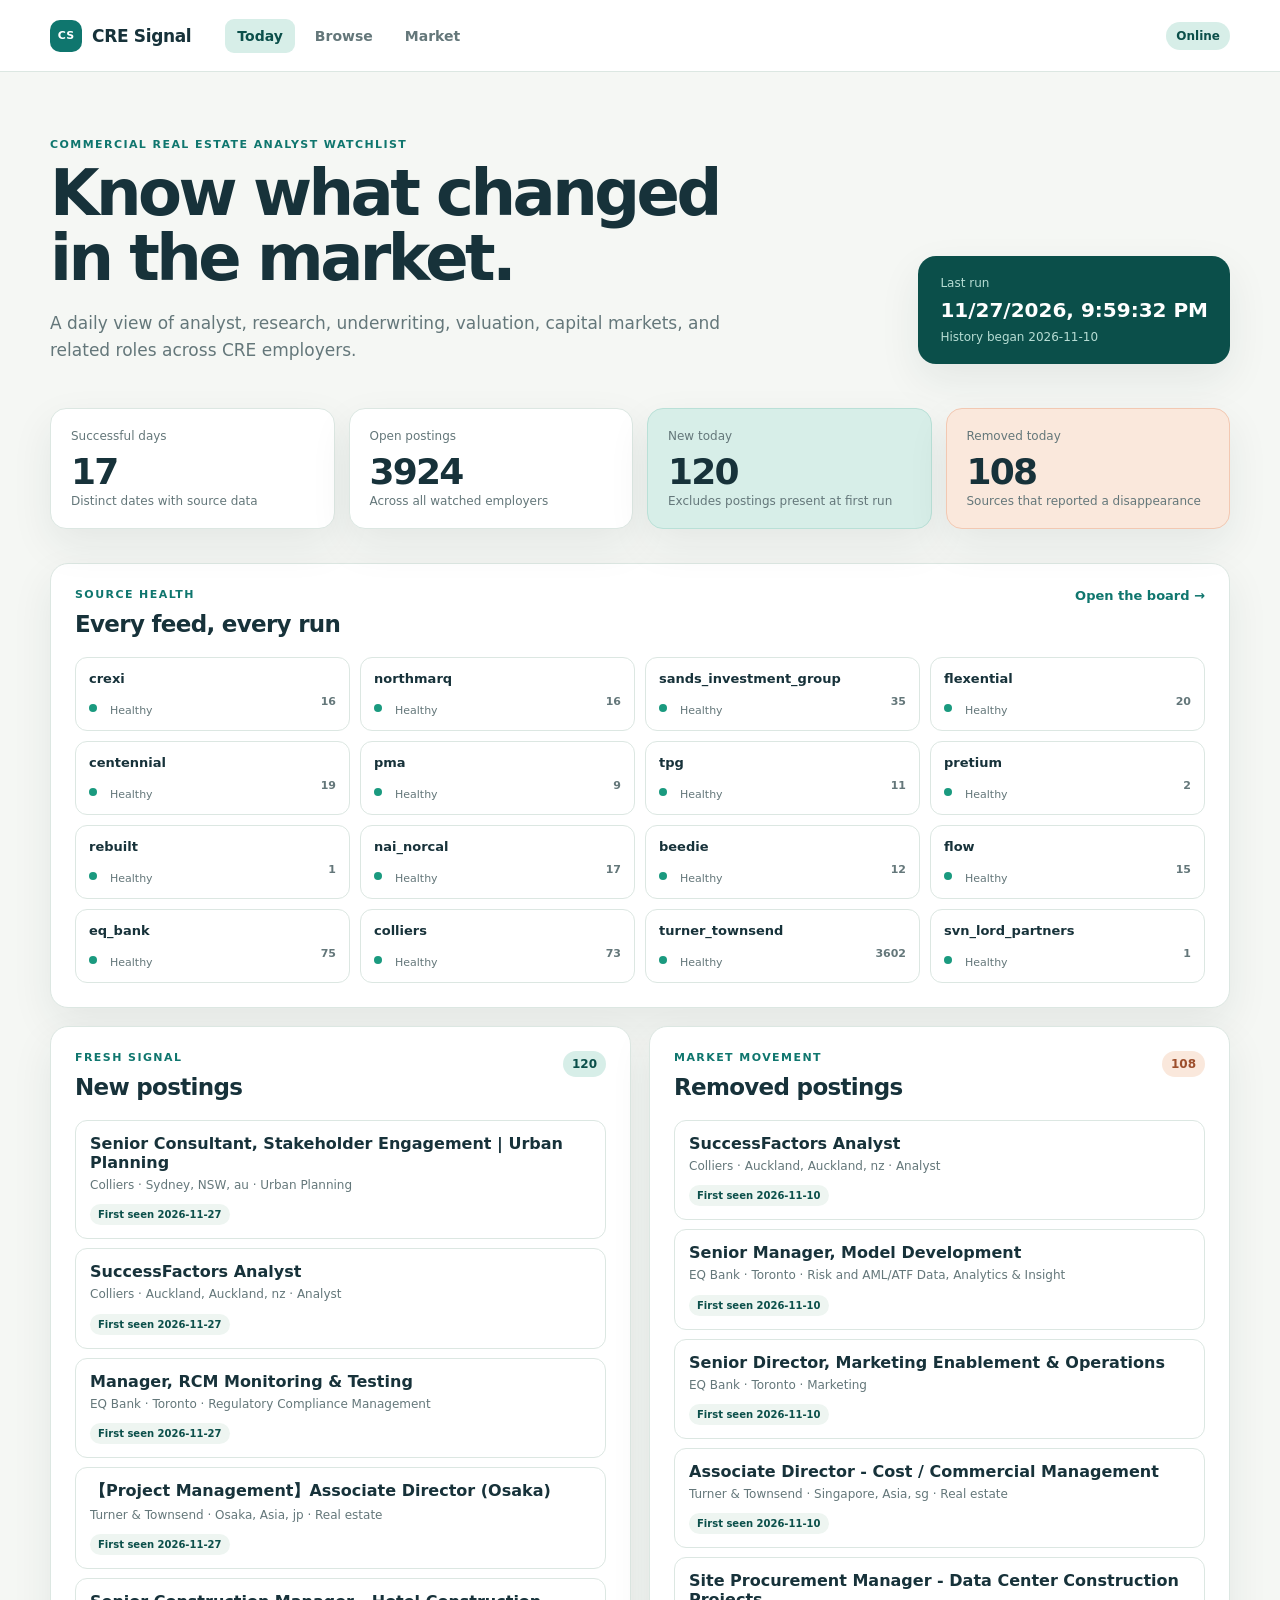
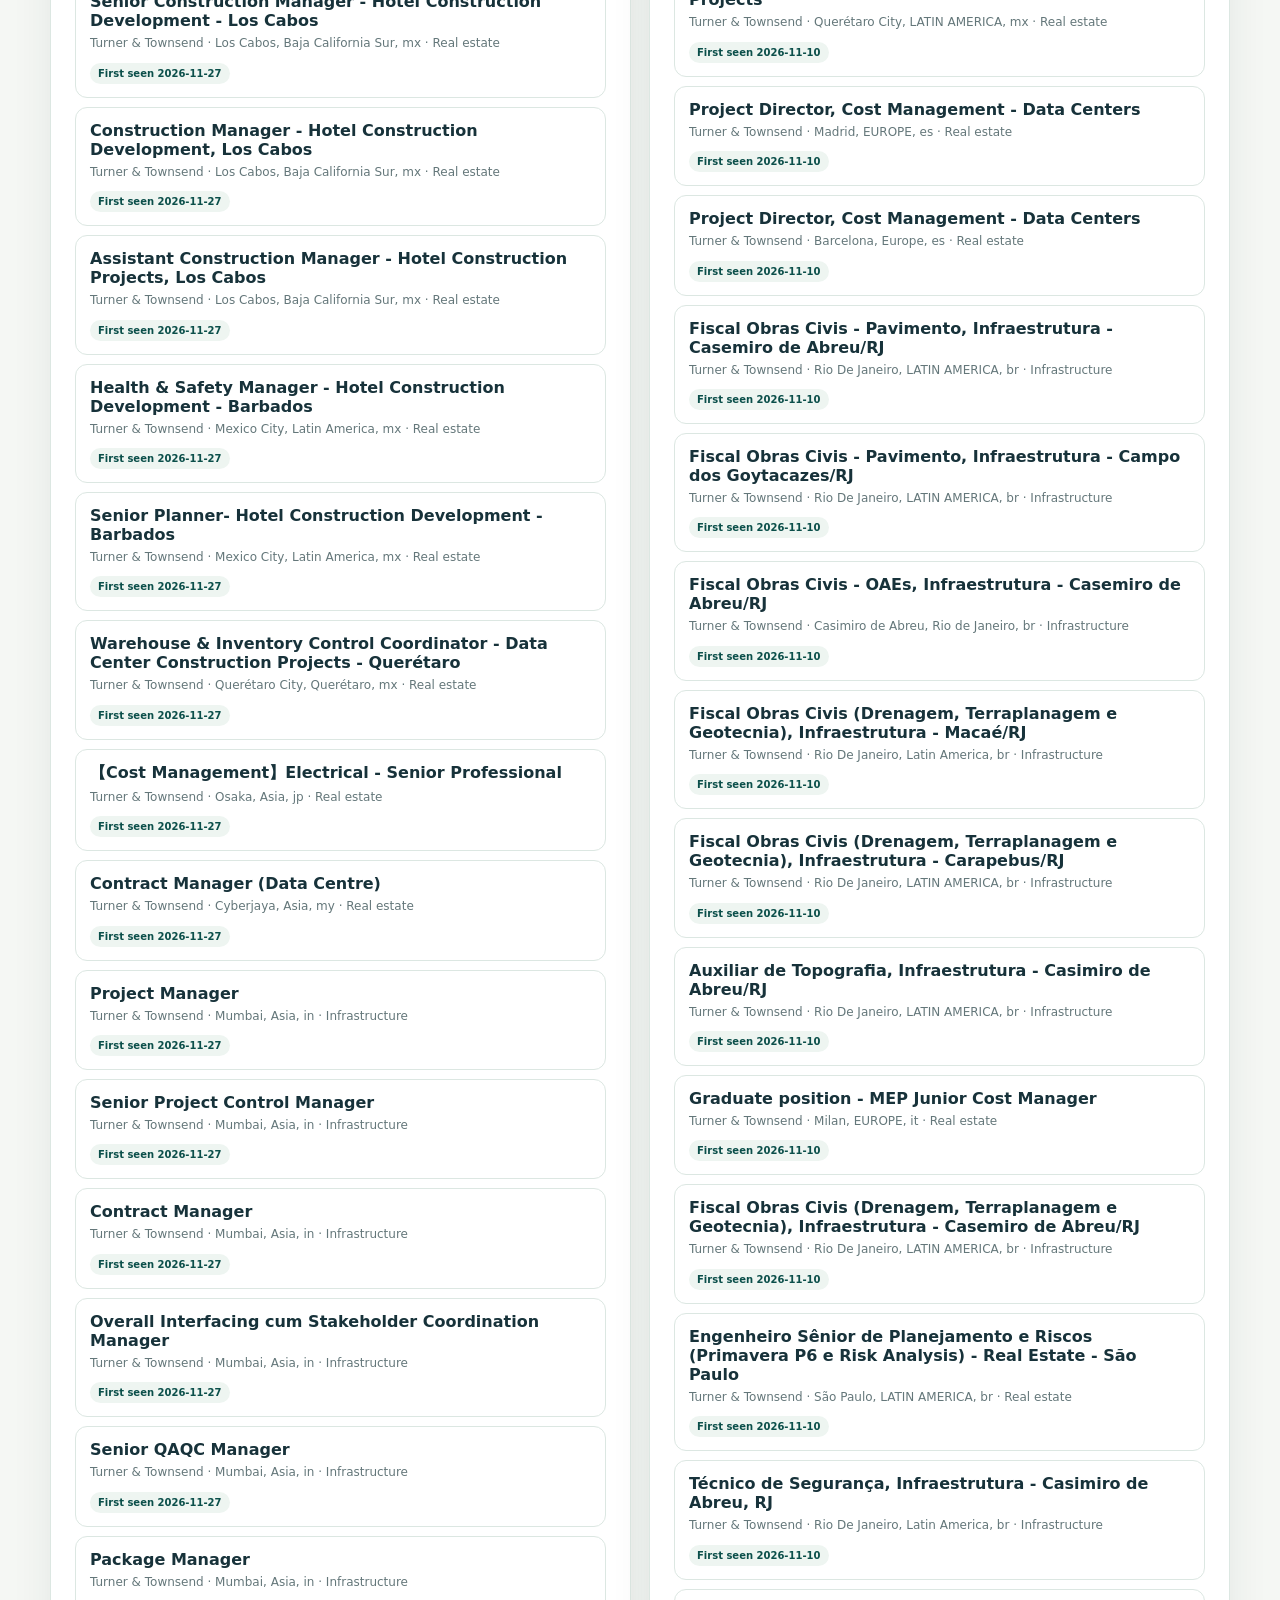
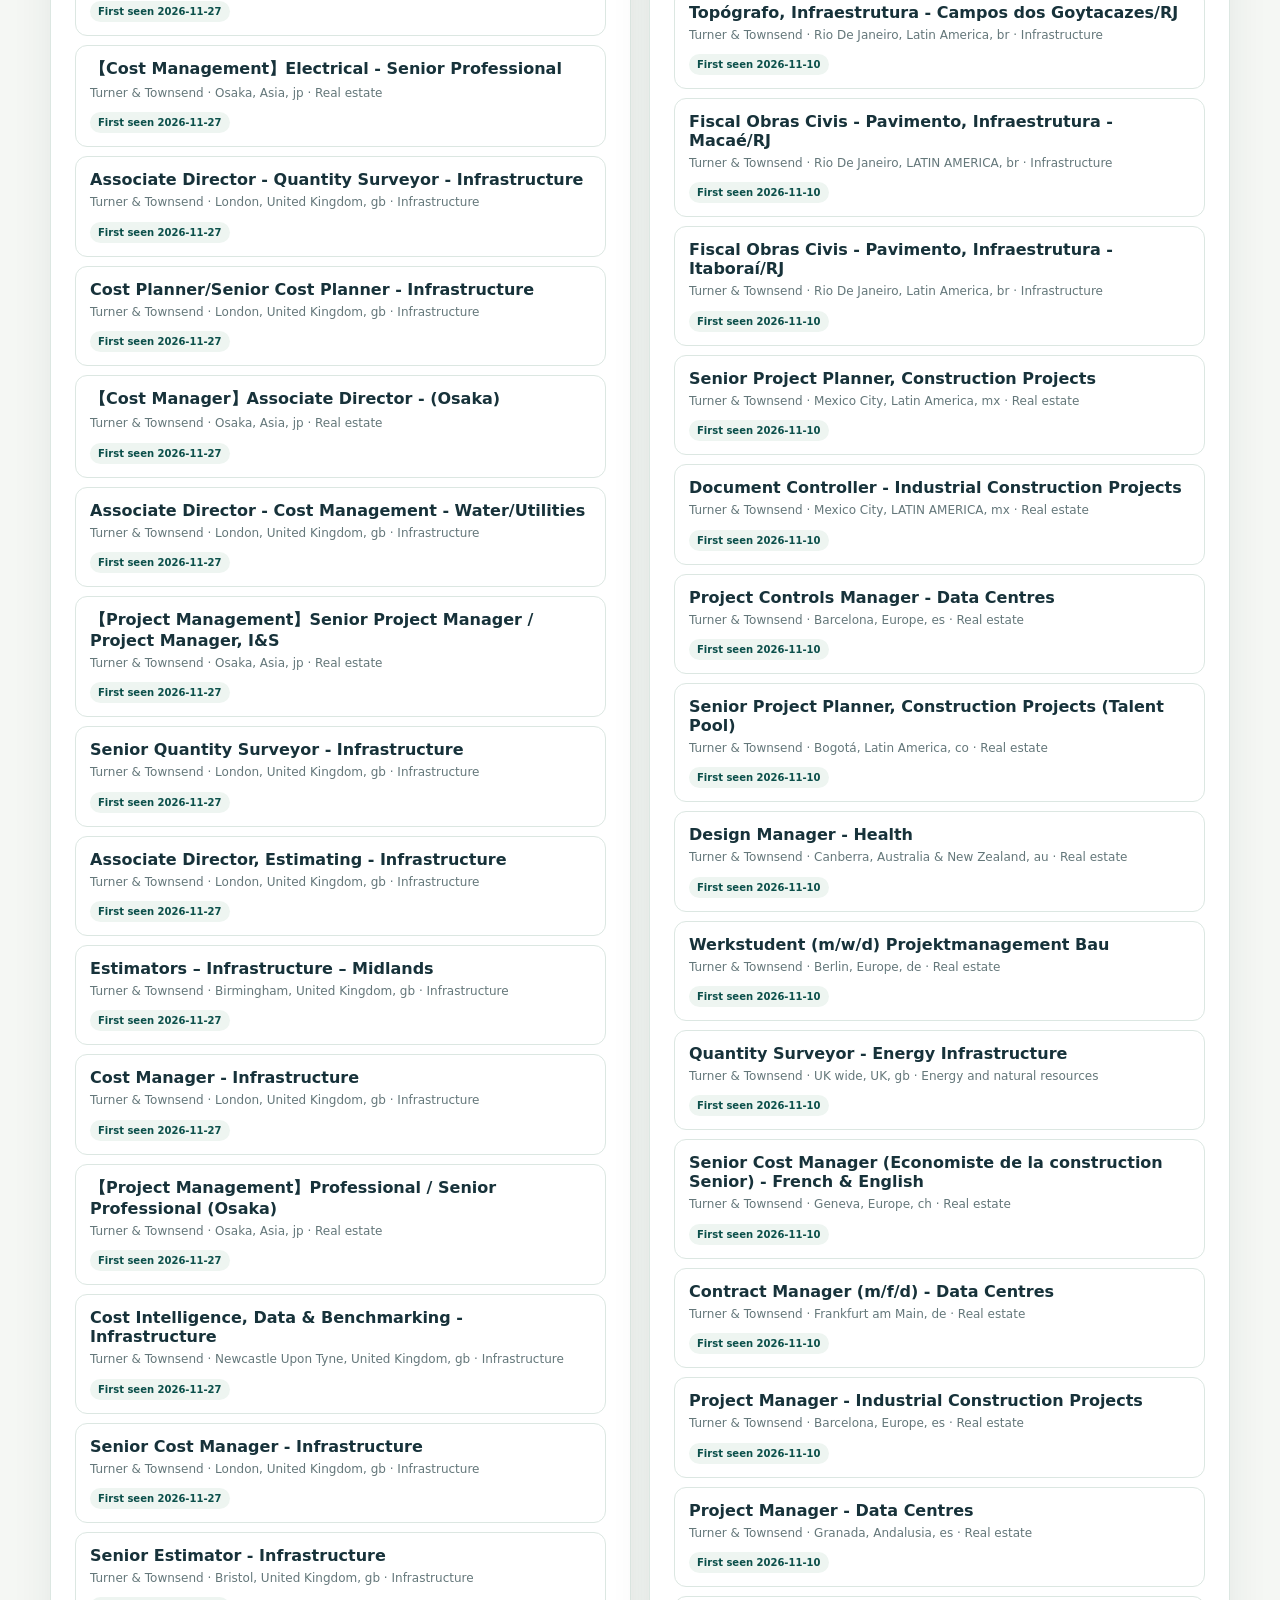
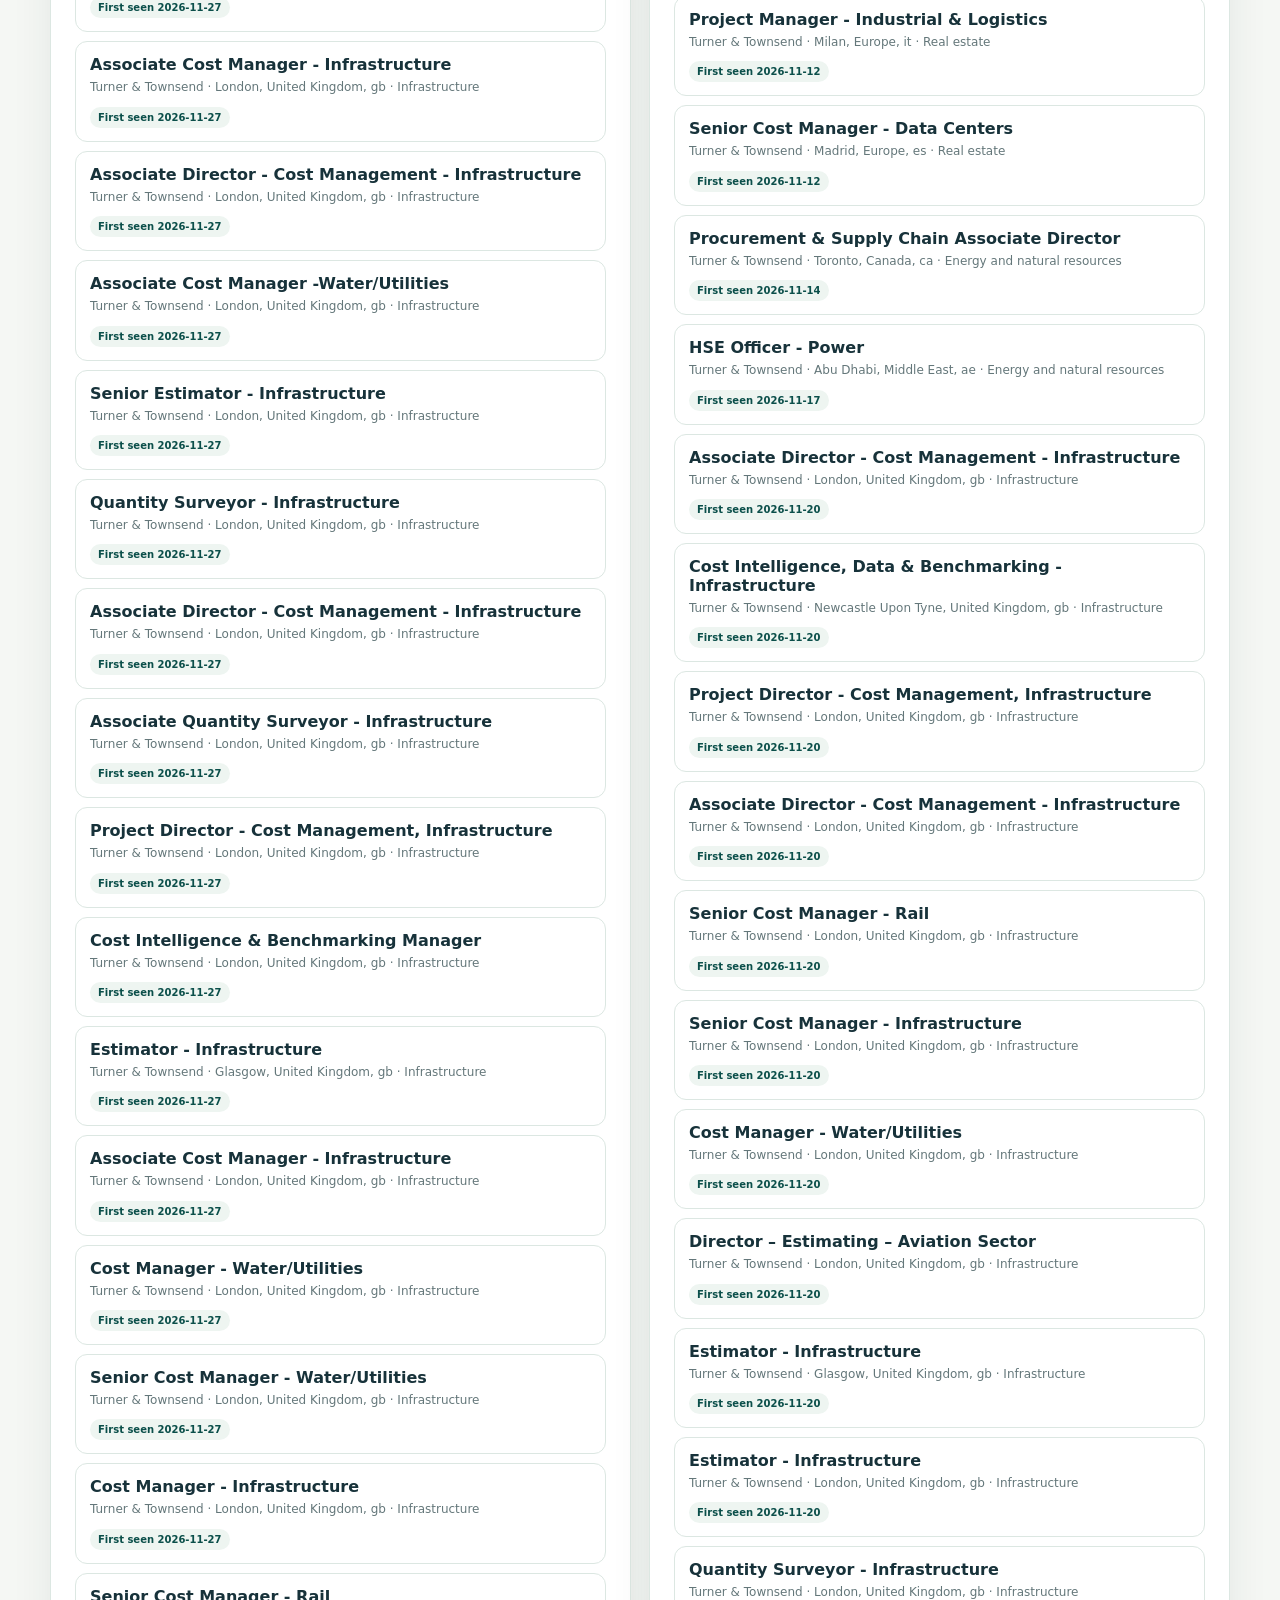
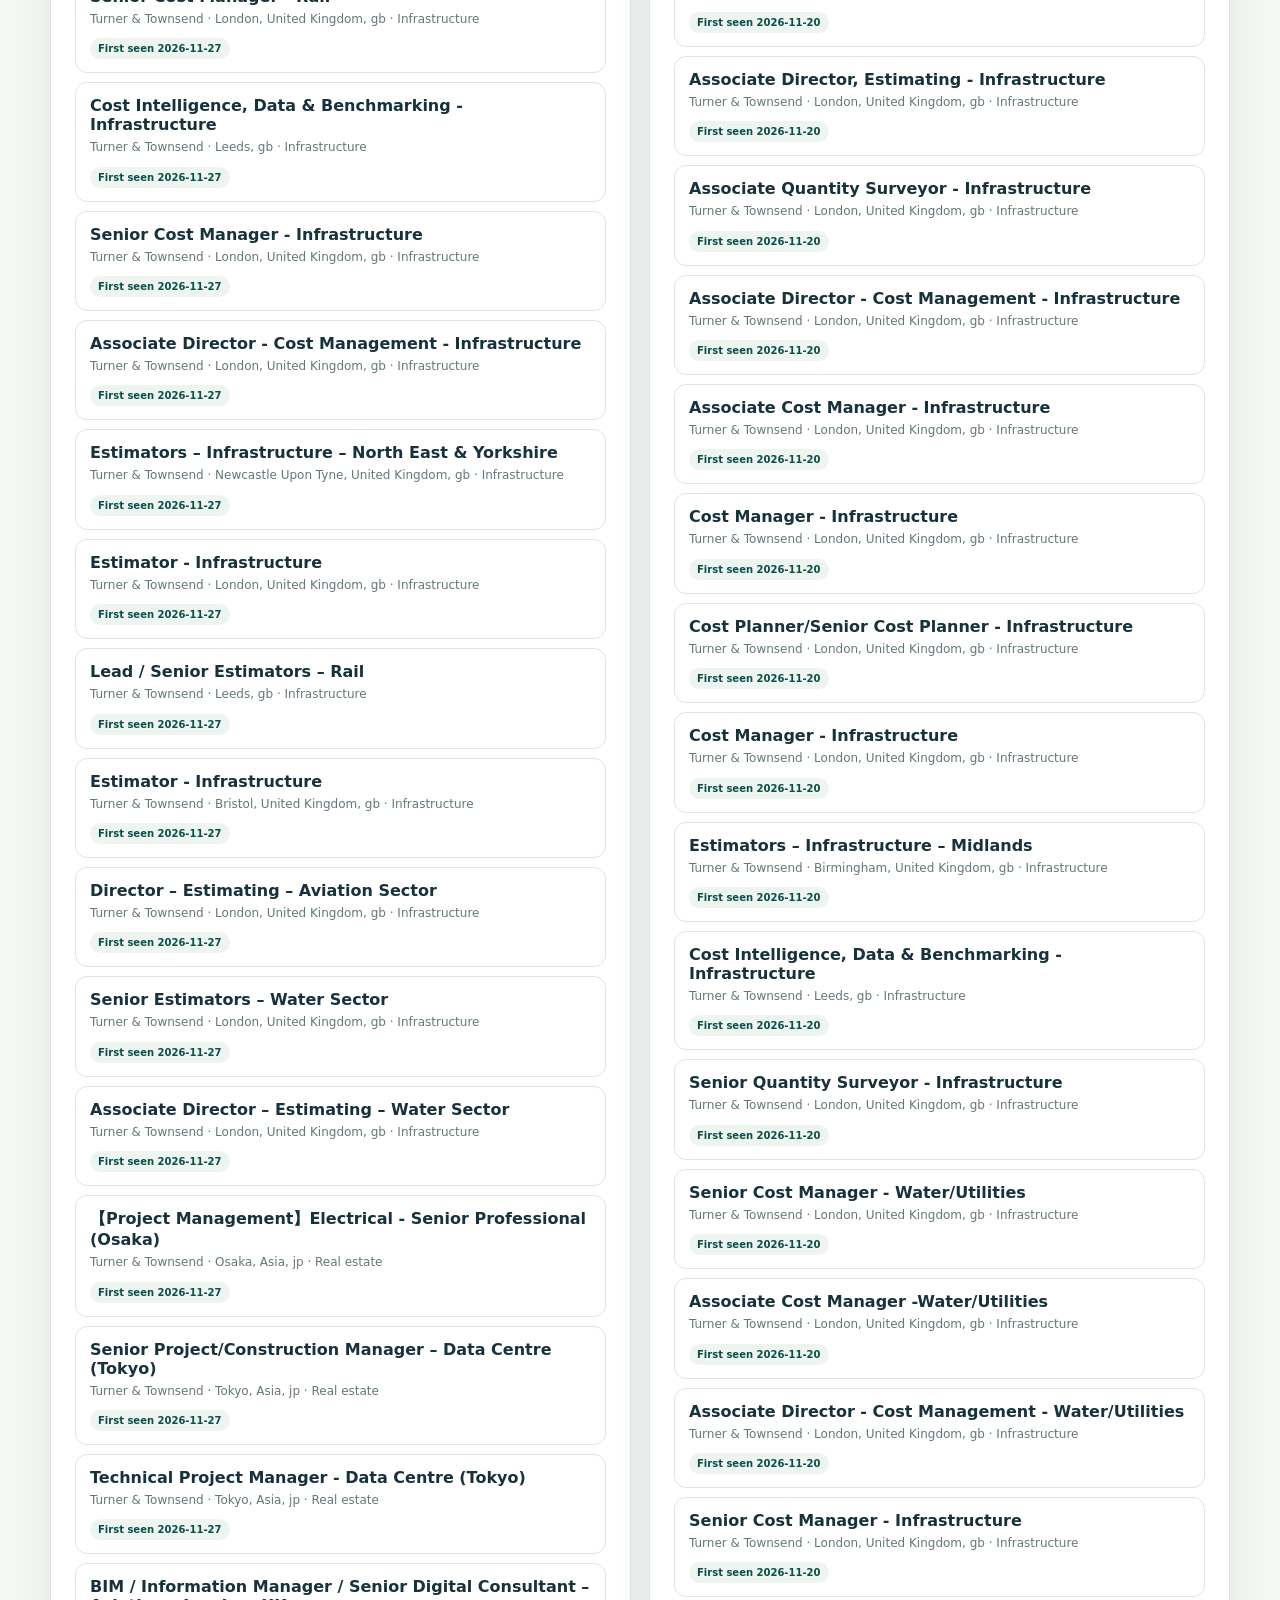
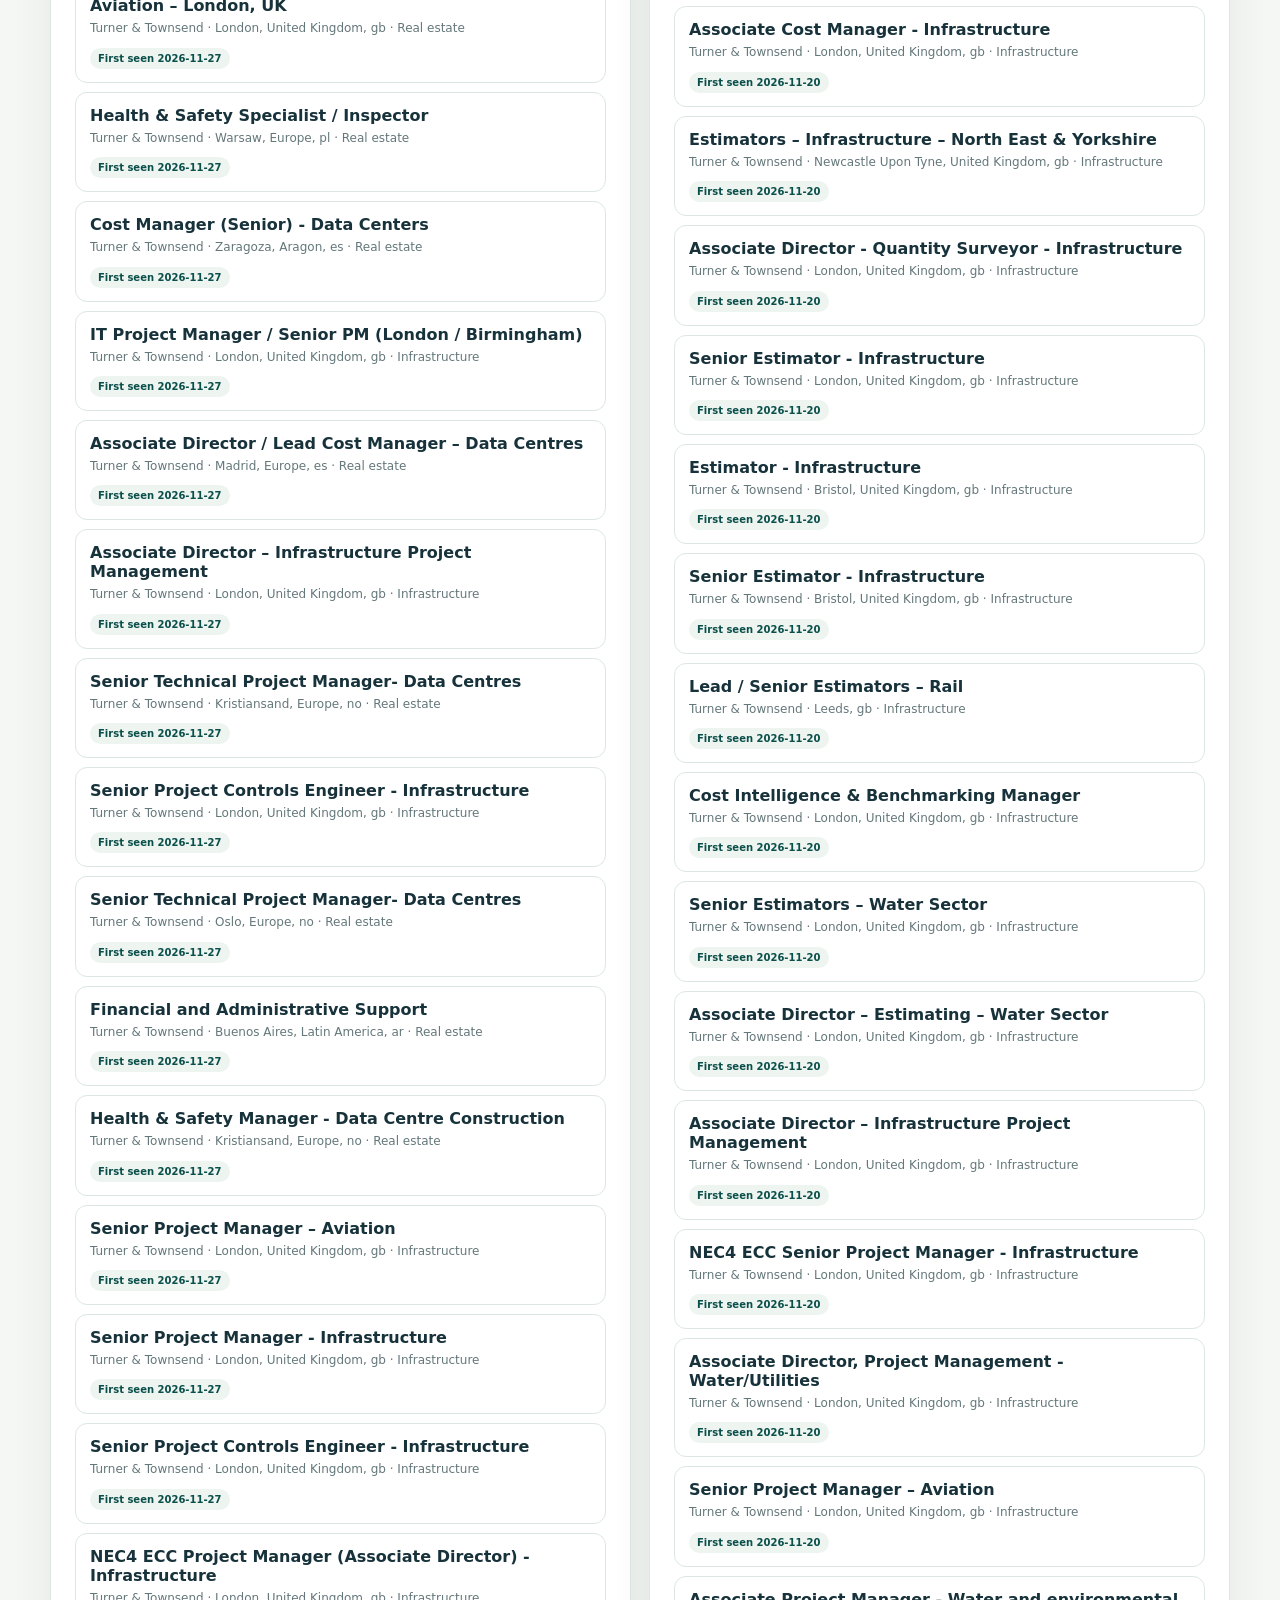
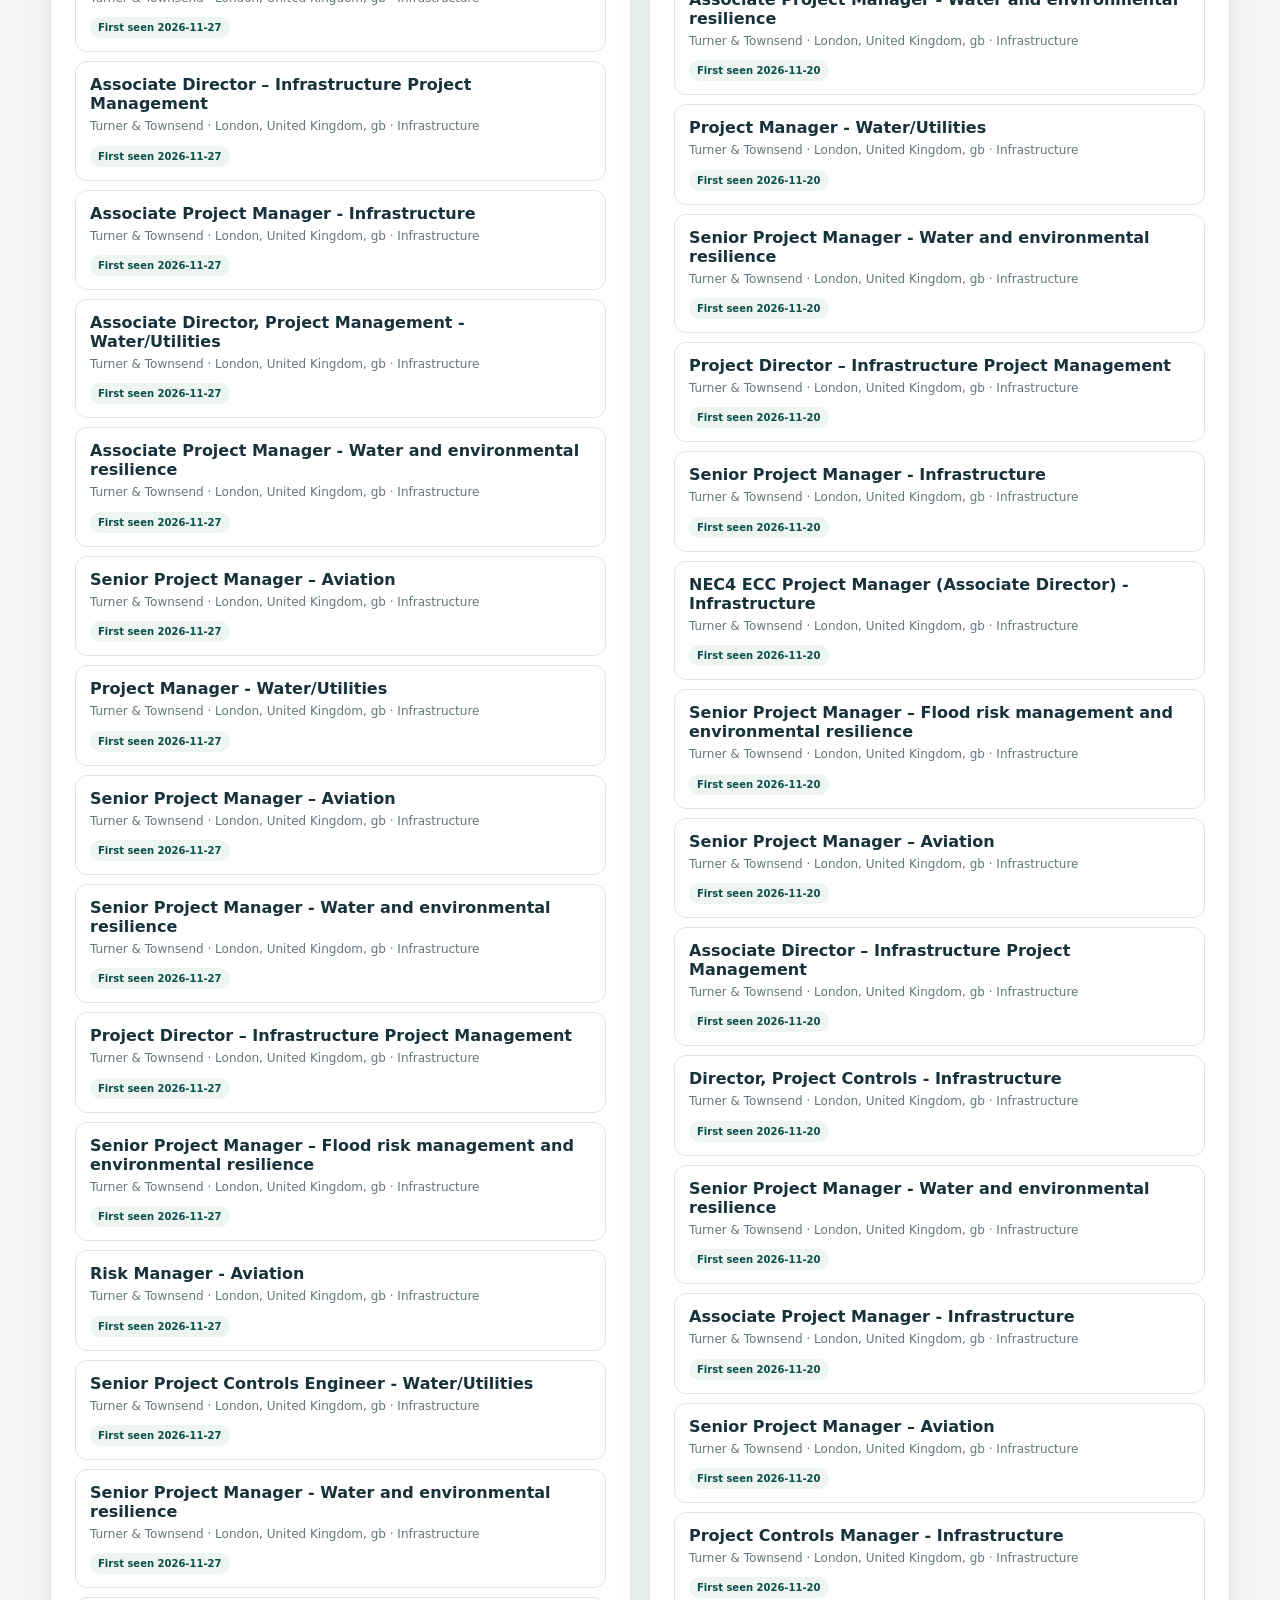
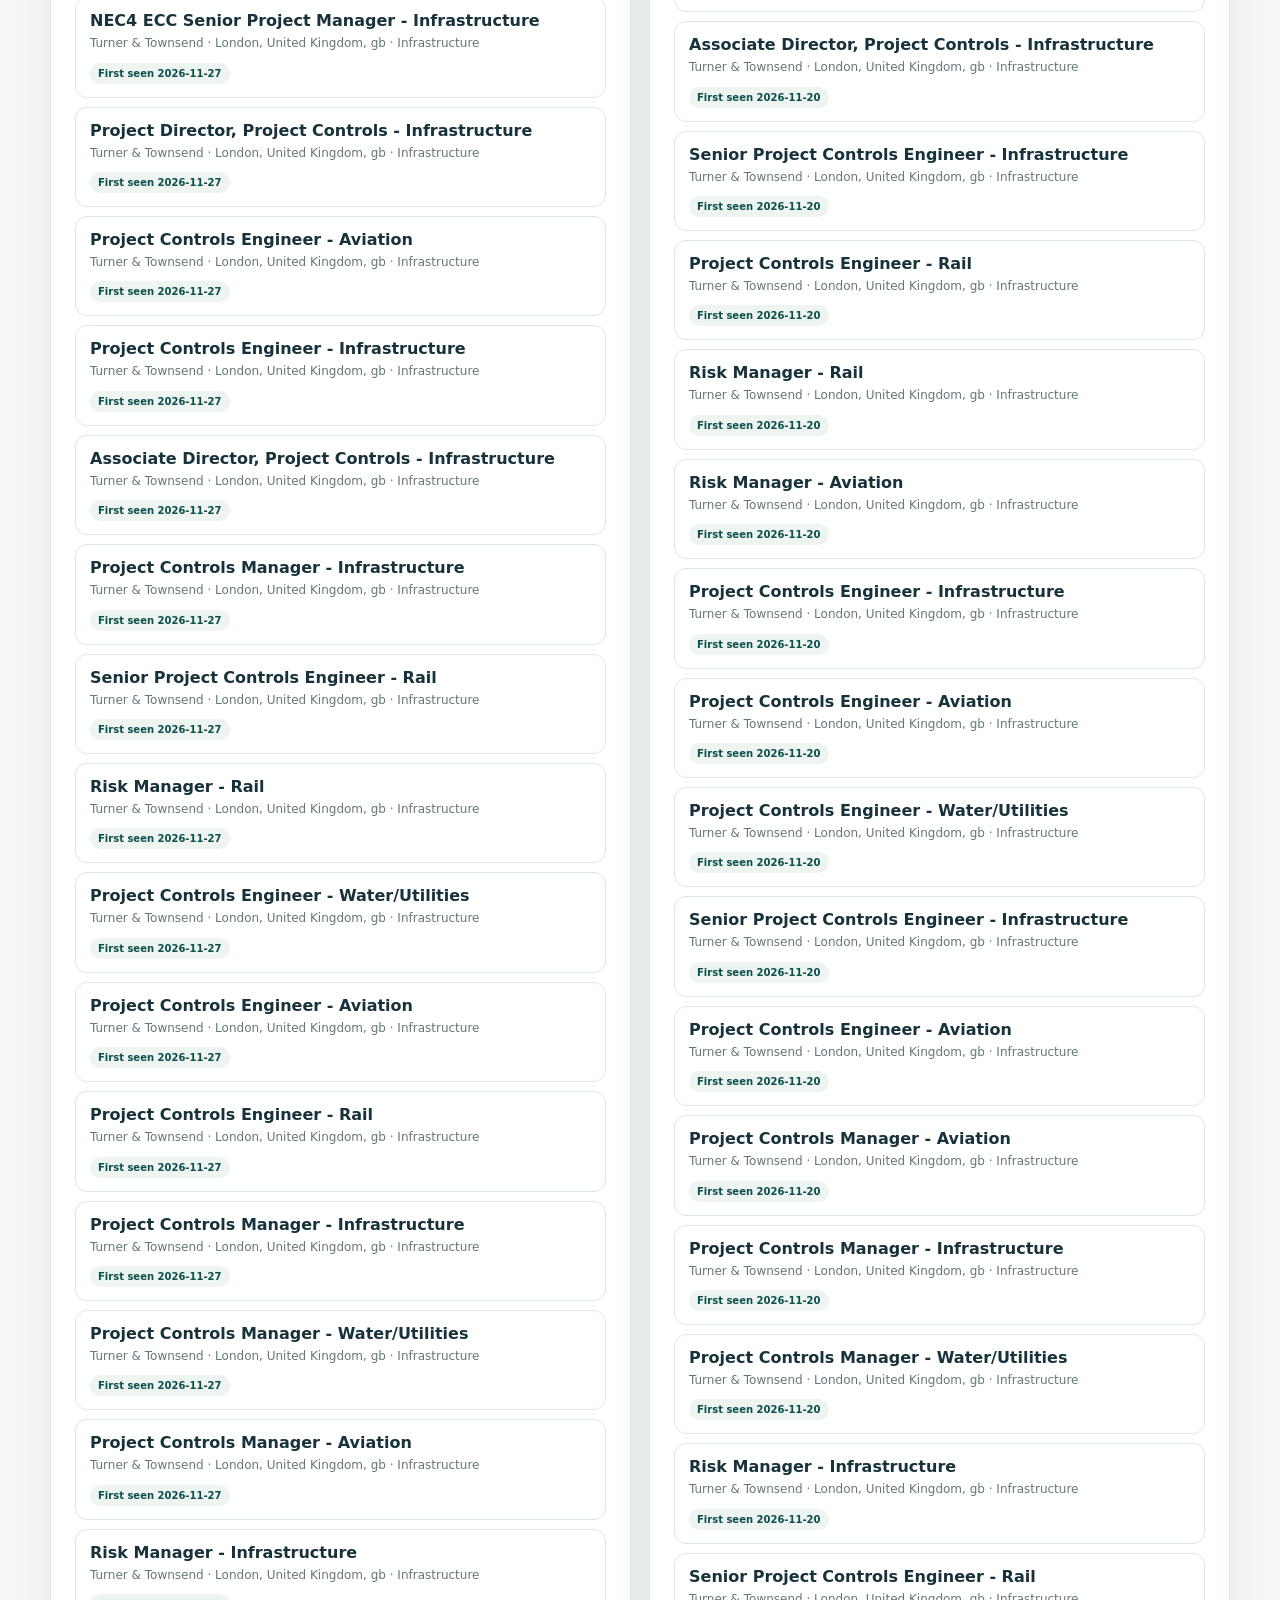
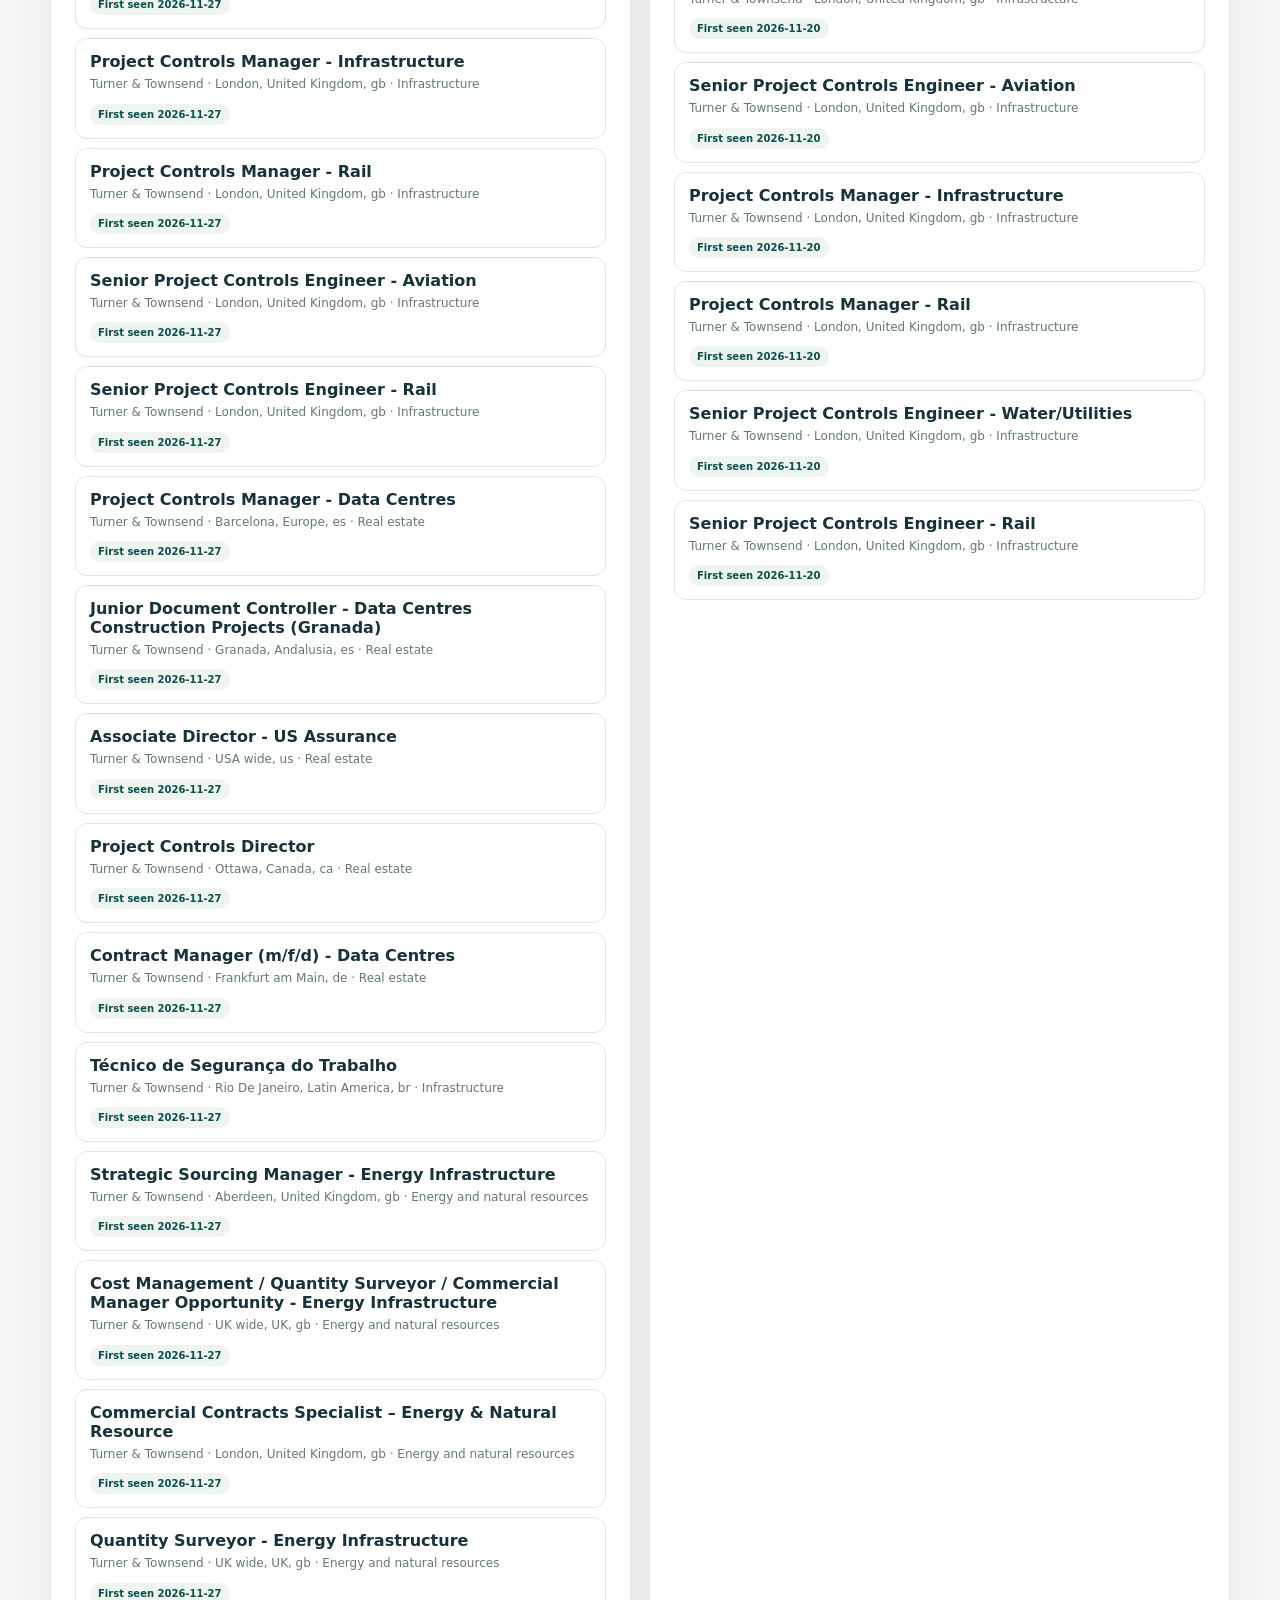
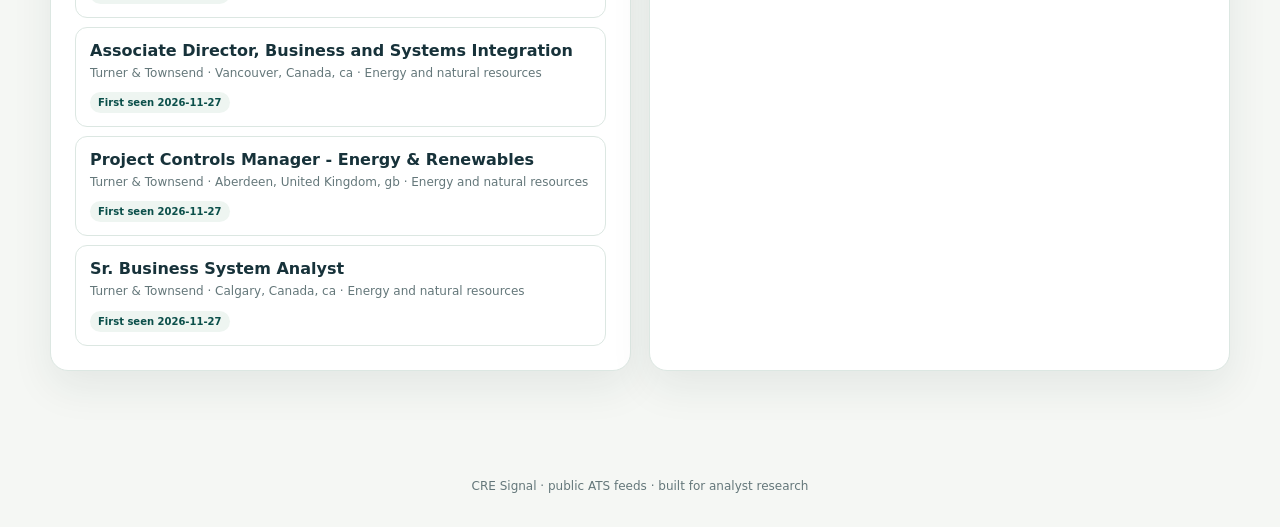
<file: index.html>
<!doctype html>
<html lang="en">
<head>
  <meta charset="utf-8">
  <meta name="viewport" content="width=device-width, initial-scale=1">
  <meta name="theme-color" content="#0f766e">
  <meta name="description" content="Daily commercial real estate analyst job market watcher.">
  <link rel="manifest" href="manifest.webmanifest">
  <link rel="stylesheet" href="styles.css">
  <title>CRE Signal | Today</title>
</head>
<body data-page="today">
  <header class="topbar">
    <a class="brand" href="index.html"><span class="brand-mark">CS</span><span>CRE Signal</span></a>
    <nav aria-label="Main navigation">
      <a class="active" href="index.html">Today</a>
      <a href="browse.html">Browse</a>
      <a href="market.html">Market</a>
    </nav>
    <span class="status-pill" id="connection-status">Loading</span>
  </header>
  <main class="shell">
    <section class="hero">
      <div>
        <p class="eyebrow">Commercial real estate analyst watchlist</p>
        <h1>Know what changed in the market.</h1>
        <p class="lede">A daily view of analyst, research, underwriting, valuation, capital markets, and related roles across CRE employers.</p>
      </div>
      <div class="run-card"><span>Last run</span><strong id="last-run">Loading…</strong><small id="first-run">History is building</small></div>
    </section>
    <section class="metric-grid" aria-label="Market counts">
      <article class="metric-card"><span>Successful days</span><strong id="metric-days">—</strong><small>Distinct dates with source data</small></article>
      <article class="metric-card"><span>Open postings</span><strong id="metric-open">—</strong><small>Across all watched employers</small></article>
      <article class="metric-card accent"><span>New today</span><strong id="metric-new">—</strong><small>Excludes postings present at first run</small></article>
      <article class="metric-card warm"><span>Removed today</span><strong id="metric-removed">—</strong><small>Sources that reported a disappearance</small></article>
    </section>
    <section class="panel">
      <div class="section-heading"><div><p class="eyebrow">Source health</p><h2>Every feed, every run</h2></div><a class="text-link" href="browse.html">Open the board →</a></div>
      <div class="source-grid" id="source-grid"><div class="empty">Loading source results…</div></div>
    </section>
    <div class="two-column">
      <section class="panel"><div class="section-heading"><div><p class="eyebrow">Fresh signal</p><h2>New postings</h2></div><span class="count-badge" id="new-count">0</span></div><div class="posting-list" id="new-list"><div class="empty">Loading…</div></div></section>
      <section class="panel"><div class="section-heading"><div><p class="eyebrow">Market movement</p><h2>Removed postings</h2></div><span class="count-badge warm-badge" id="removed-count">0</span></div><div class="posting-list" id="removed-list"><div class="empty">Loading…</div></div></section>
    </div>
  </main>
  <footer class="footer">CRE Signal · public ATS feeds · built for analyst research</footer>
  <script src="app.js"></script>
</body>
</html>
</file>
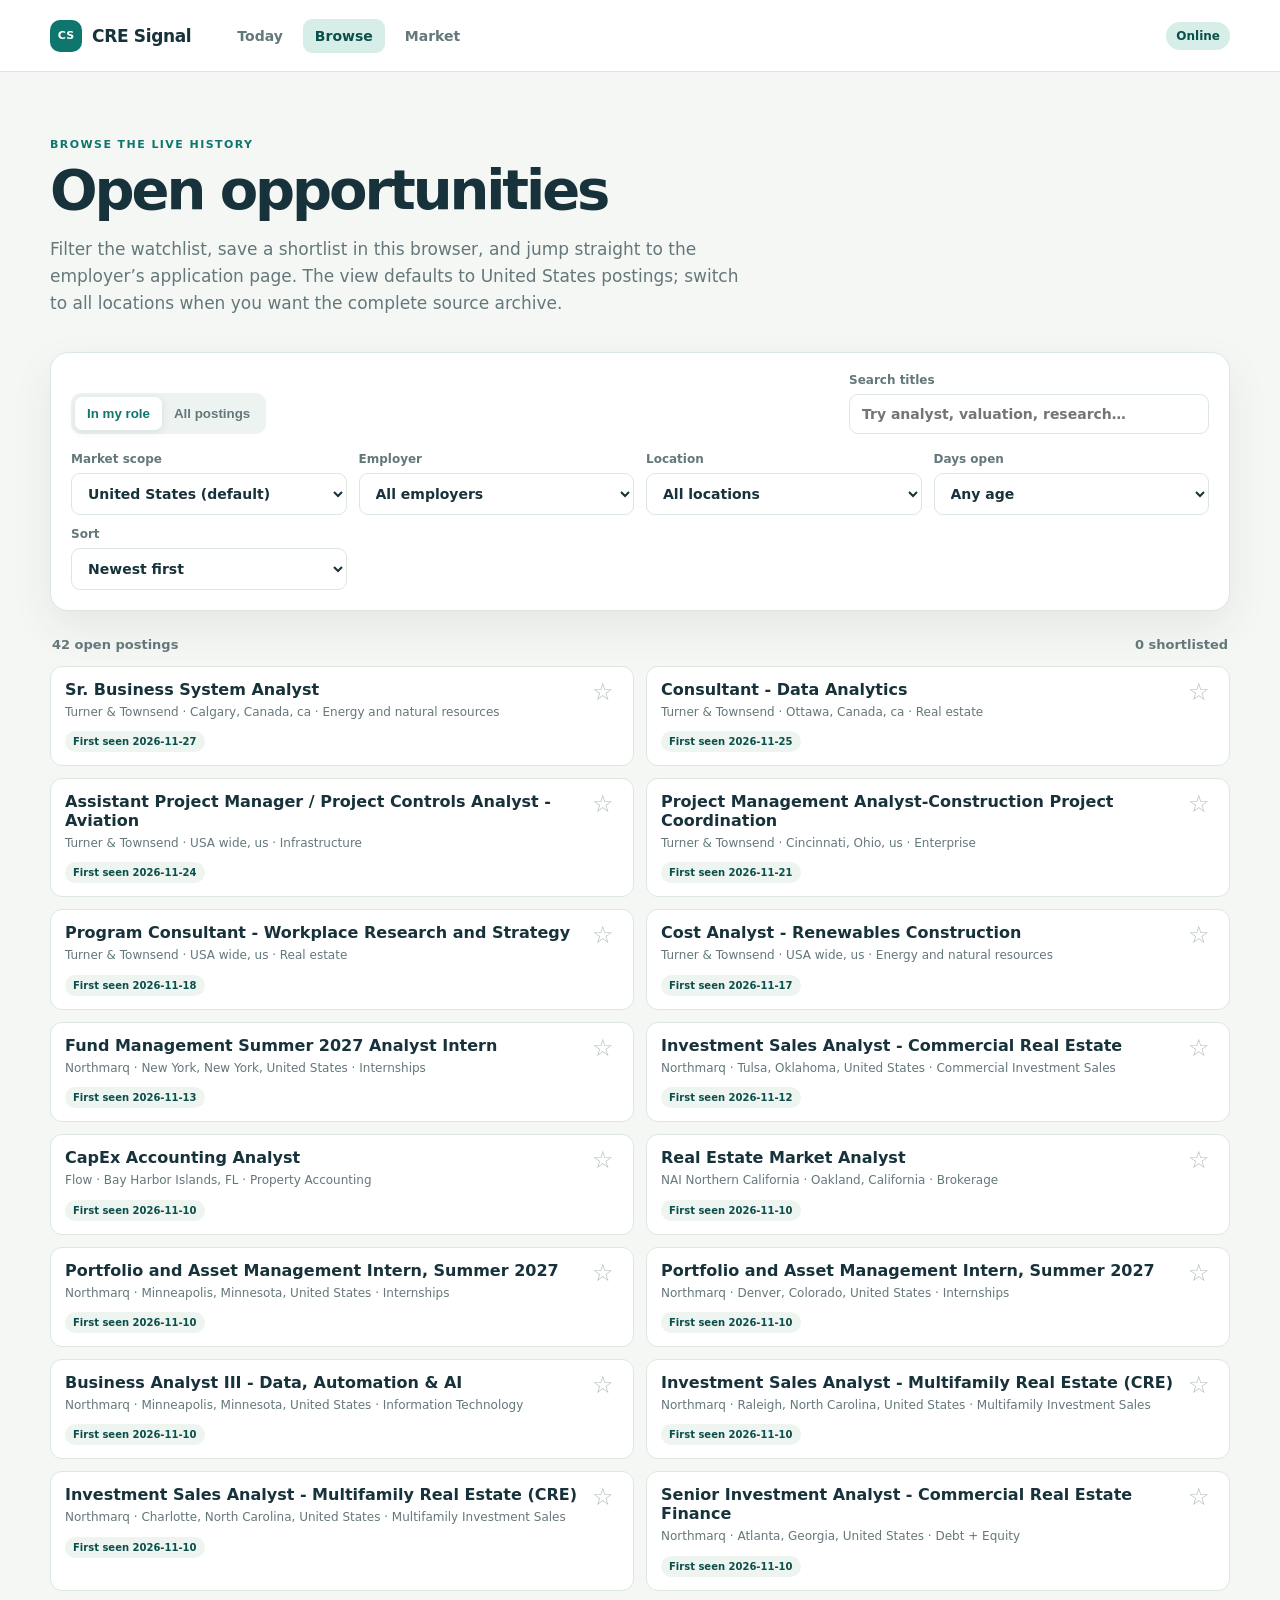
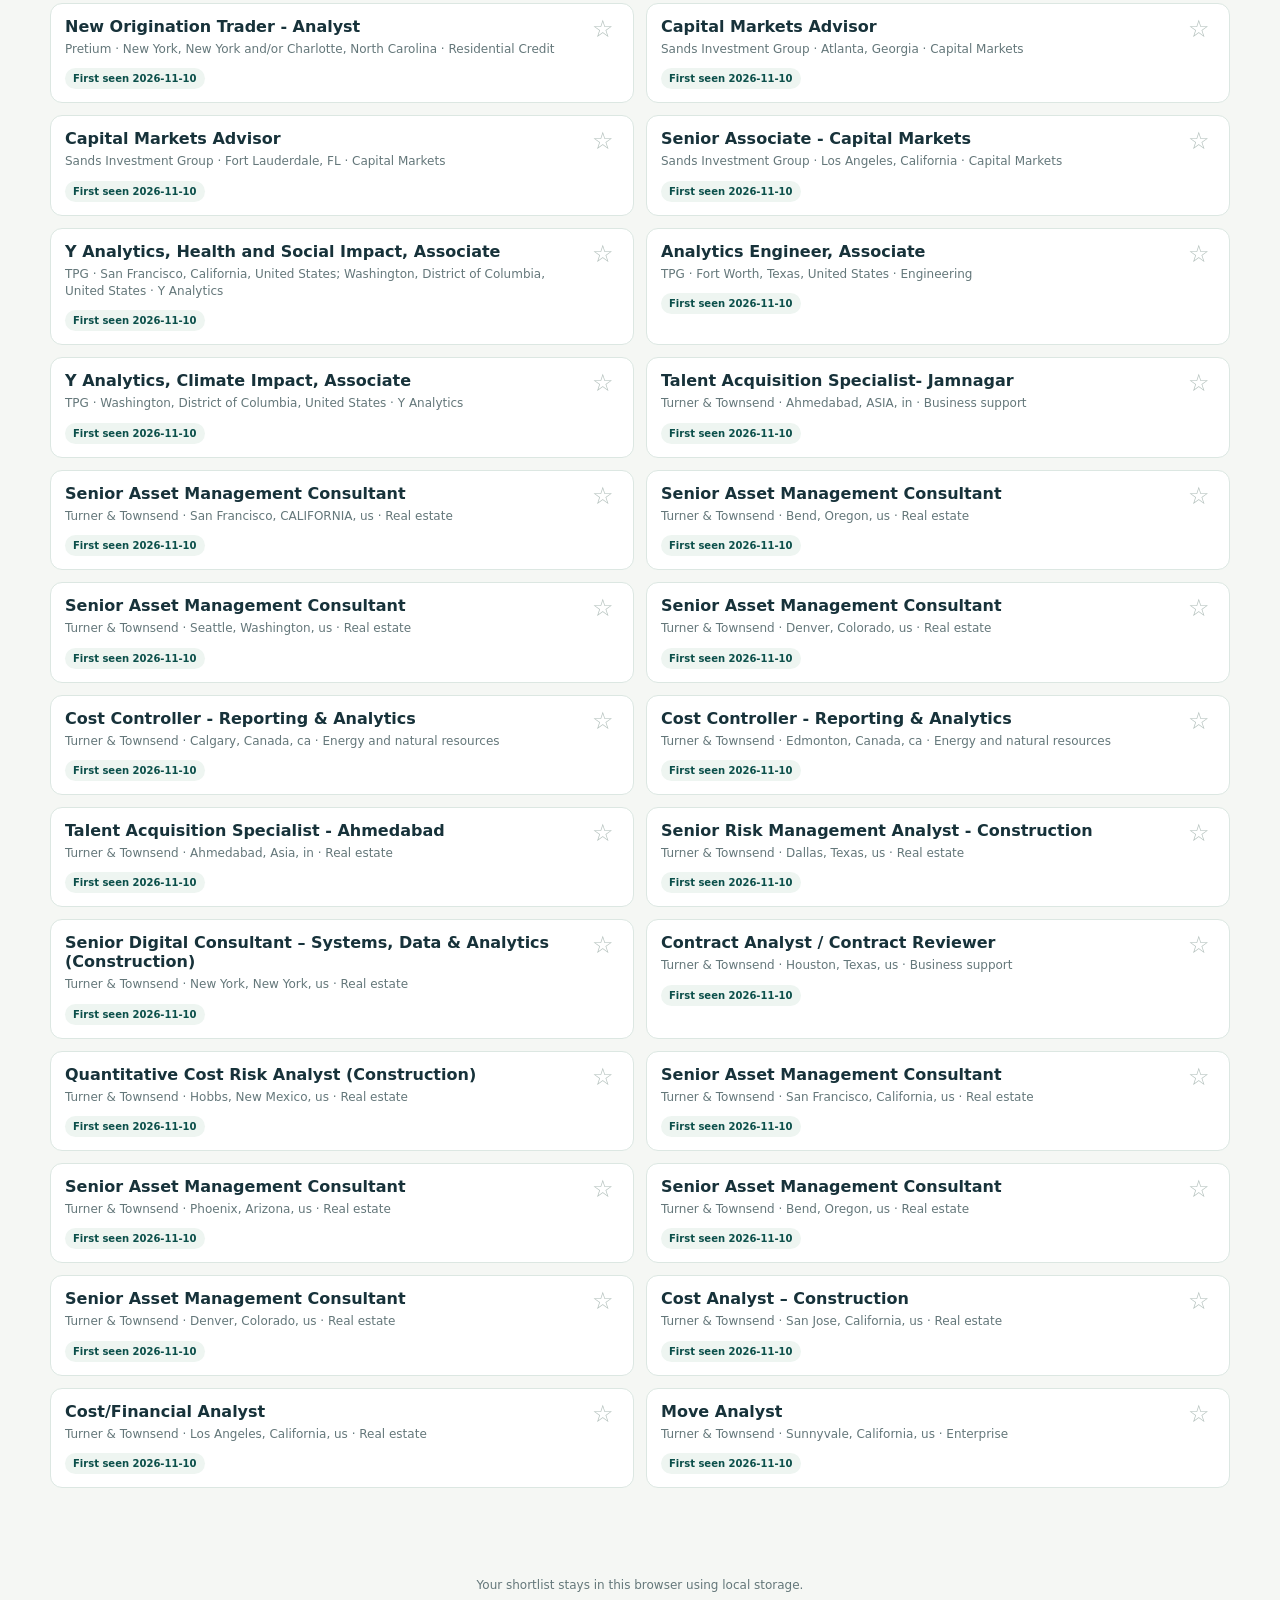
<file: browse.html>
<!doctype html>
<html lang="en">
<head>
  <meta charset="utf-8"><meta name="viewport" content="width=device-width, initial-scale=1">
  <meta name="theme-color" content="#0f766e"><link rel="manifest" href="manifest.webmanifest"><link rel="stylesheet" href="styles.css">
  <title>CRE Signal | Browse</title>
</head>
<body data-page="browse">
  <header class="topbar"><a class="brand" href="index.html"><span class="brand-mark">CS</span><span>CRE Signal</span></a><nav aria-label="Main navigation"><a href="index.html">Today</a><a class="active" href="browse.html">Browse</a><a href="market.html">Market</a></nav><span class="status-pill" id="connection-status">Loading</span></header>
  <main class="shell">
    <section class="page-heading"><p class="eyebrow">Browse the live history</p><h1>Open opportunities</h1><p class="lede">Filter the watchlist, save a shortlist in this browser, and jump straight to the employer’s application page. The view defaults to United States postings; switch to all locations when you want the complete source archive.</p></section>
    <section class="panel filters">
      <div class="filter-top"><div class="switch" role="group" aria-label="Posting scope"><button class="switch-button active" id="role-only">In my role</button><button class="switch-button" id="all-postings">All postings</button></div><label class="search-label">Search titles<input id="title-search" type="search" placeholder="Try analyst, valuation, research…"></label></div>
      <div class="filter-grid"><label>Market scope<select id="country-filter"><option value="us" selected>United States (default)</option><option value="all">All locations</option></select></label><label>Employer<select id="employer-filter"><option value="">All employers</option></select></label><label>Location<select id="location-filter"><option value="">All locations</option></select></label><label>Days open<select id="days-filter"><option value="">Any age</option><option value="7">7+ days</option><option value="14">14+ days</option><option value="30">30+ days</option><option value="60">60+ days</option></select></label><label>Sort<select id="sort-filter"><option value="newest">Newest first</option><option value="oldest">Oldest first</option></select></label></div>
    </section>
    <section class="result-bar"><span id="result-count">Loading postings…</span><span id="shortlist-count">0 shortlisted</span></section>
    <section class="posting-grid" id="browse-results"><div class="empty">Loading postings…</div></section>
  </main>
  <footer class="footer">Your shortlist stays in this browser using local storage.</footer>
  <script src="app.js"></script>
</body>
</html>
</file>
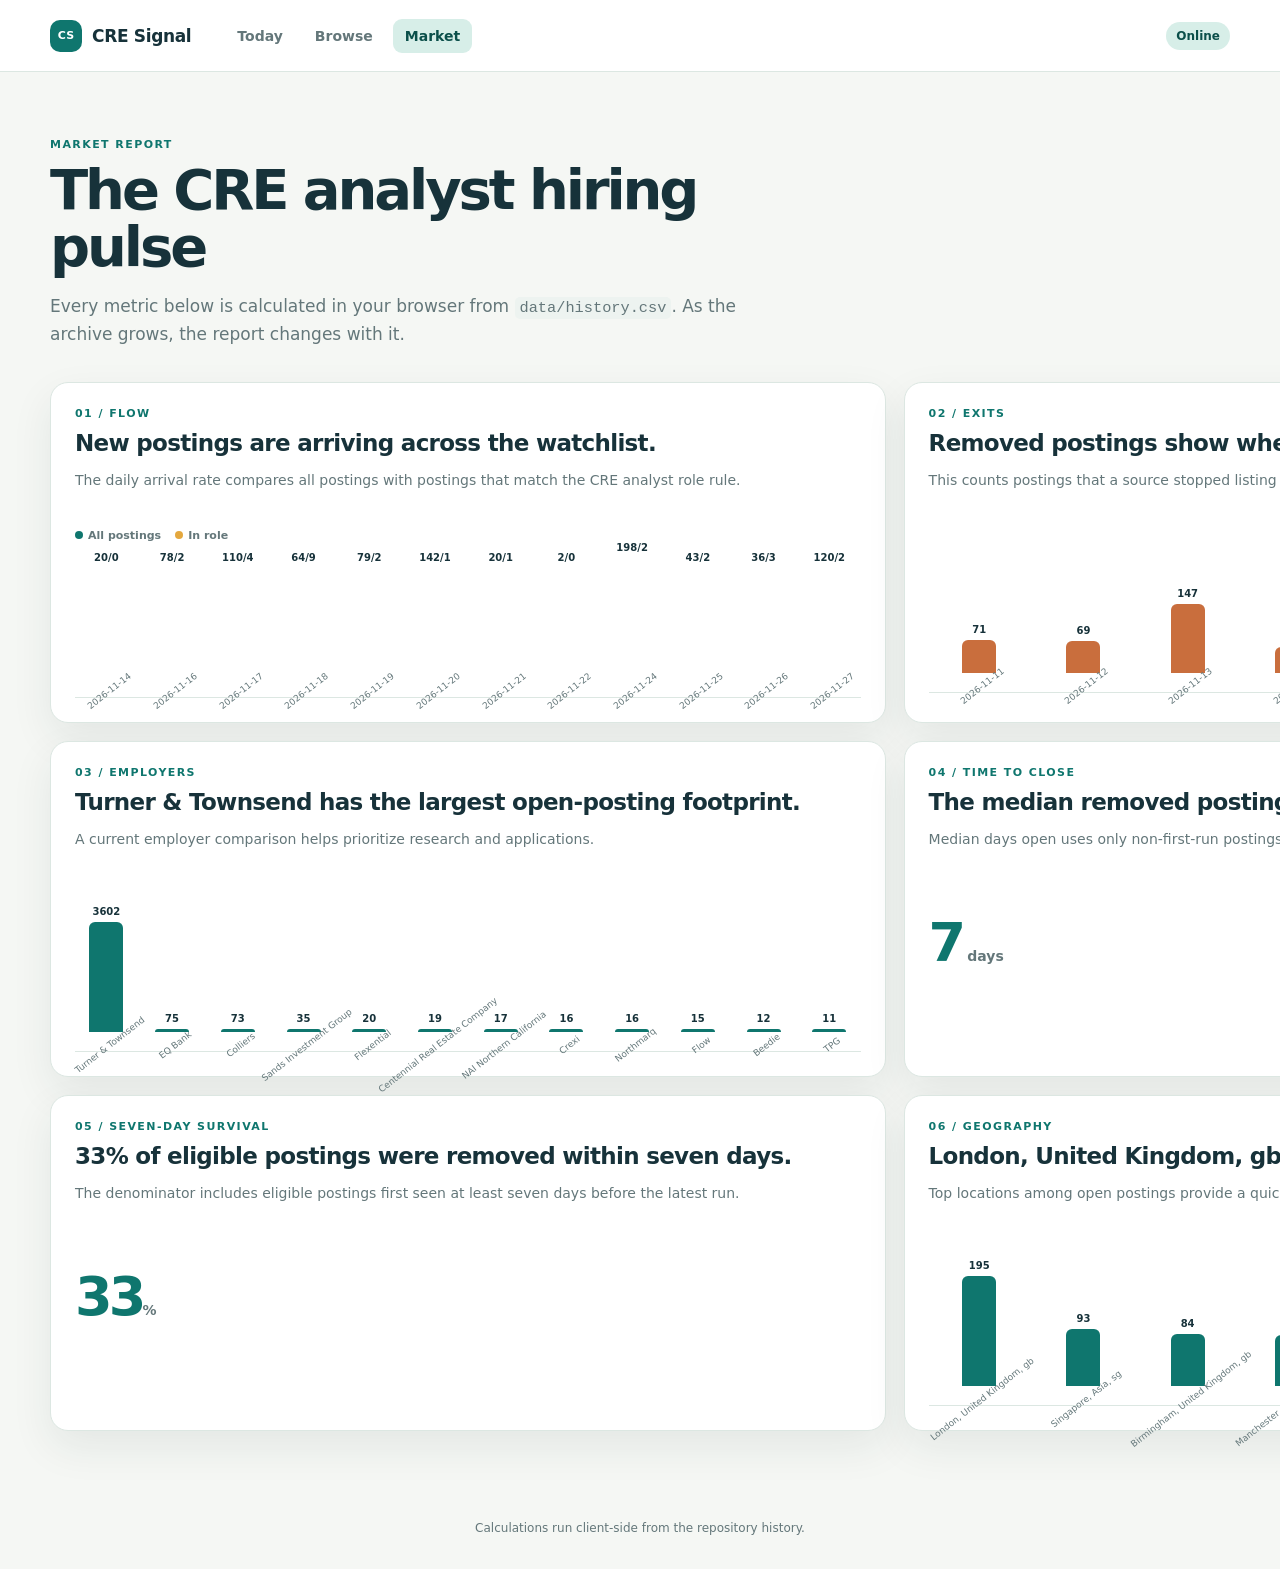
<file: market.html>
<!doctype html>
<html lang="en">
<head>
  <meta charset="utf-8"><meta name="viewport" content="width=device-width, initial-scale=1">
  <meta name="theme-color" content="#0f766e"><link rel="manifest" href="manifest.webmanifest"><link rel="stylesheet" href="styles.css">
  <title>CRE Signal | Market</title>
</head>
<body data-page="market">
  <header class="topbar"><a class="brand" href="index.html"><span class="brand-mark">CS</span><span>CRE Signal</span></a><nav aria-label="Main navigation"><a href="index.html">Today</a><a href="browse.html">Browse</a><a class="active" href="market.html">Market</a></nav><span class="status-pill" id="connection-status">Loading</span></header>
  <main class="shell">
    <section class="page-heading"><p class="eyebrow">Market report</p><h1>The CRE analyst hiring pulse</h1><p class="lede">Every metric below is calculated in your browser from <code>data/history.csv</code>. As the archive grows, the report changes with it.</p></section>
    <div class="market-grid">
      <section class="panel market-section" id="new-per-day"><p class="eyebrow">01 / Flow</p><h2>New postings are arriving across the watchlist.</h2><p class="finding">The daily arrival rate compares all postings with postings that match the CRE analyst role rule.</p><div class="chart-legend"><span><i class="legend-dot"></i>All postings</span><span><i class="legend-dot role-dot"></i>In role</span></div><div class="chart" data-chart="new"></div></section>
      <section class="panel market-section" id="removed-per-day"><p class="eyebrow">02 / Exits</p><h2>Removed postings show where the market is closing fastest.</h2><p class="finding">This counts postings that a source stopped listing on each successful source day.</p><div class="chart" data-chart="removed"></div></section>
      <section class="panel market-section"><p class="eyebrow">03 / Employers</p><h2 id="employer-finding">Open roles are distributed across the watchlist.</h2><p class="finding">A current employer comparison helps prioritize research and applications.</p><div class="chart" data-chart="employers"></div></section>
      <section class="panel market-section"><p class="eyebrow">04 / Time to close</p><h2 id="days-open-finding">Days open are still being measured.</h2><p class="finding">Median days open uses only non-first-run postings with a known first-seen date and a removed date.</p><div class="stat-chart" id="days-open-stat"></div></section>
      <section class="panel market-section"><p class="eyebrow">05 / Seven-day survival</p><h2 id="survival-finding">The seven-day removal share is still being measured.</h2><p class="finding">The denominator includes eligible postings first seen at least seven days before the latest run.</p><div class="stat-chart" id="survival-stat"></div></section>
      <section class="panel market-section"><p class="eyebrow">06 / Geography</p><h2 id="location-finding">Open postings are spread across the market.</h2><p class="finding">Top locations among open postings provide a quick geographic read.</p><div class="chart" data-chart="locations"></div></section>
    </div>
  </main>
  <footer class="footer">Calculations run client-side from the repository history.</footer>
  <script src="app.js"></script>
</body>
</html>
</file>
<file: styles.css>
:root{--ink:#17323a;--muted:#64777a;--paper:#f5f7f4;--panel:#fff;--teal:#0f766e;--teal-dark:#0b4f4a;--mint:#d7eee8;--line:#dce7e2;--warm:#c96e3d;--warm-light:#fae8dc;--shadow:0 16px 42px rgba(22,54,49,.08)}
*{box-sizing:border-box}html{background:var(--paper);color:var(--ink);font-family:Inter,ui-sans-serif,system-ui,-apple-system,BlinkMacSystemFont,"Segoe UI",sans-serif}body{margin:0;min-width:320px}.topbar{height:72px;background:rgba(255,255,255,.93);border-bottom:1px solid var(--line);display:flex;align-items:center;padding:0 max(22px,calc((100vw - 1180px)/2));gap:34px;position:sticky;top:0;z-index:5;backdrop-filter:blur(12px)}.brand{color:var(--ink);font-weight:800;letter-spacing:-.02em;text-decoration:none;display:flex;align-items:center;gap:10px;font-size:17px}.brand-mark{width:32px;height:32px;border-radius:10px;background:var(--teal);color:#fff;display:grid;place-items:center;font-size:11px;letter-spacing:.02em}nav{display:flex;gap:8px;flex:1}nav a{color:var(--muted);padding:9px 12px;border-radius:9px;text-decoration:none;font-size:14px;font-weight:650}nav a:hover,nav a.active{background:var(--mint);color:var(--teal-dark)}.status-pill{font-size:12px;font-weight:700;color:var(--teal-dark);background:var(--mint);padding:7px 10px;border-radius:999px}.shell{width:min(1180px,calc(100% - 40px));margin:0 auto;padding:58px 0 70px}.hero{display:flex;justify-content:space-between;gap:28px;align-items:end;padding:8px 0 44px}.page-heading{padding:8px 0 34px}.eyebrow{text-transform:uppercase;letter-spacing:.13em;color:var(--teal);font-weight:800;font-size:11px;margin:0 0 10px}.hero h1,.page-heading h1{font-size:clamp(37px,5vw,66px);line-height:1.02;letter-spacing:-.055em;max-width:740px;margin:0 0 18px}.page-heading h1{font-size:clamp(37px,5vw,56px)}.lede{font-size:17px;line-height:1.6;color:var(--muted);max-width:690px;margin:0}.run-card{min-width:210px;background:var(--teal-dark);color:#fff;border-radius:18px;padding:20px 22px;box-shadow:var(--shadow)}.run-card span,.run-card small{display:block;color:#b7ddd4;font-size:12px}.run-card strong{display:block;font-size:20px;margin:8px 0}.metric-grid{display:grid;grid-template-columns:repeat(4,1fr);gap:14px;margin-bottom:34px}.metric-card{background:var(--panel);border:1px solid var(--line);border-radius:16px;padding:20px;box-shadow:var(--shadow)}.metric-card span,.metric-card small{display:block;color:var(--muted);font-size:12px}.metric-card strong{font-size:36px;letter-spacing:-.05em;display:block;margin:8px 0 2px}.metric-card.accent{background:var(--mint);border-color:#b9e0d7}.metric-card.warm{background:var(--warm-light);border-color:#f2c8b2}.panel{background:var(--panel);border:1px solid var(--line);border-radius:18px;padding:24px;box-shadow:var(--shadow);margin-bottom:18px}.section-heading{display:flex;justify-content:space-between;align-items:start;gap:18px;margin-bottom:20px}.section-heading h2,.market-section h2{font-size:23px;letter-spacing:-.03em;margin:0}.text-link{color:var(--teal);font-size:13px;font-weight:800;text-decoration:none}.source-grid{display:grid;grid-template-columns:repeat(4,1fr);gap:10px}.source-item{padding:13px;border:1px solid var(--line);border-radius:12px;min-height:74px}.source-item strong{display:block;font-size:13px}.source-item span{display:flex;justify-content:space-between;gap:8px;margin-top:9px;color:var(--muted);font-size:11px}.dot{width:8px;height:8px;border-radius:50%;background:#d77e54;display:inline-block;margin-right:5px}.dot.ok{background:#1a9a7f}.two-column{display:grid;grid-template-columns:1fr 1fr;gap:18px}.count-badge{background:var(--mint);color:var(--teal-dark);font-weight:800;font-size:12px;border-radius:999px;padding:6px 9px}.warm-badge{background:var(--warm-light);color:#9d4f2d}.posting-list{display:grid;gap:9px}.posting-row,.posting-card{border:1px solid var(--line);border-radius:12px;padding:13px 14px}.posting-row a,.posting-card a{color:var(--ink);font-weight:750;text-decoration:none}.posting-row a:hover,.posting-card a:hover{color:var(--teal)}.posting-meta{color:var(--muted);font-size:12px;line-height:1.45;margin-top:5px}.empty{color:var(--muted);font-size:14px;padding:20px 2px}.filters{padding:20px}.filter-top{display:flex;justify-content:space-between;gap:18px;align-items:end;margin-bottom:18px}.switch{display:flex;background:#edf3f0;border-radius:10px;padding:4px}.switch-button{border:0;background:transparent;color:var(--muted);font-weight:800;border-radius:7px;padding:9px 12px;cursor:pointer}.switch-button.active{background:#fff;color:var(--teal);box-shadow:0 2px 8px rgba(26,58,52,.1)}.search-label,label{font-size:12px;font-weight:800;color:var(--muted);display:block}.search-label{width:min(360px,100%)}input,select{display:block;width:100%;margin-top:7px;padding:11px 12px;border:1px solid var(--line);border-radius:9px;background:#fff;color:var(--ink);font:inherit;font-size:14px}input:focus,select:focus{outline:2px solid #9ad5c9;border-color:var(--teal)}.filter-grid{display:grid;grid-template-columns:repeat(4,1fr);gap:12px}.result-bar{display:flex;justify-content:space-between;color:var(--muted);font-size:13px;font-weight:700;padding:8px 2px 14px}.posting-grid{display:grid;grid-template-columns:repeat(2,1fr);gap:12px}.posting-card{background:#fff;position:relative;padding-right:48px}.star{position:absolute;right:13px;top:12px;border:0;background:transparent;color:#b4c1bd;font-size:24px;line-height:1;cursor:pointer}.star.saved{color:#e4a83f}.tag{display:inline-flex;background:#eef5f1;color:var(--teal-dark);border-radius:999px;padding:5px 8px;font-size:10px;font-weight:800;margin-top:10px}.market-grid{display:grid;grid-template-columns:repeat(2,1fr);gap:18px}.market-section{margin:0}.market-section .finding{color:var(--muted);font-size:14px;line-height:1.55;min-height:45px}.chart{min-height:164px;display:flex;align-items:end;gap:7px;border-bottom:1px solid var(--line);padding:18px 2px 0}.bar-group{flex:1;min-width:18px;height:145px;display:flex;flex-direction:column;justify-content:end;align-items:center;gap:5px}.bar{width:100%;max-width:34px;min-height:3px;border-radius:6px 6px 0 0;background:var(--teal)}.bar.warm{background:var(--warm)}.bar-label{font-size:9px;color:var(--muted);white-space:nowrap;transform:rotate(-38deg);transform-origin:top center;margin-top:4px}.bar-value{font-size:10px;font-weight:800}.stat-chart{min-height:110px;display:flex;align-items:center}.big-stat{font-size:54px;color:var(--teal);font-weight:850;letter-spacing:-.07em}.big-stat small{font-size:14px;color:var(--muted);letter-spacing:0;font-weight:700}.footer{text-align:center;color:var(--muted);font-size:12px;padding:20px 20px 34px}code{background:#edf3f0;border-radius:5px;padding:2px 5px;font-size:.9em}@media(max-width:850px){.source-grid{grid-template-columns:repeat(2,1fr)}.metric-grid{grid-template-columns:repeat(2,1fr)}.hero{display:block}.run-card{margin-top:25px;width:100%}.market-grid,.two-column,.posting-grid{grid-template-columns:1fr}.filter-top{display:block}.search-label{width:100%;margin-top:16px}.filter-grid{grid-template-columns:repeat(2,1fr)}}@media(max-width:520px){.topbar{gap:12px;padding:0 15px}.brand span:last-child{display:none}nav{gap:0}.topbar nav a{padding:8px 7px;font-size:12px}.status-pill{font-size:10px}.shell{width:min(100% - 28px,1180px);padding-top:38px}.metric-grid,.source-grid,.filter-grid{grid-template-columns:1fr}.hero h1{font-size:42px}.panel{padding:18px}}
 .chart-legend{display:flex;gap:14px;color:var(--muted);font-size:11px;font-weight:750;margin:4px 0 -8px}.legend-dot{display:inline-block;width:8px;height:8px;border-radius:50%;background:var(--teal);margin-right:5px}.role-dot{background:#e4a83f}.bar-pair{height:120px;display:flex;align-items:end;gap:3px}.role-bar{background:#e4a83f}
</file>
